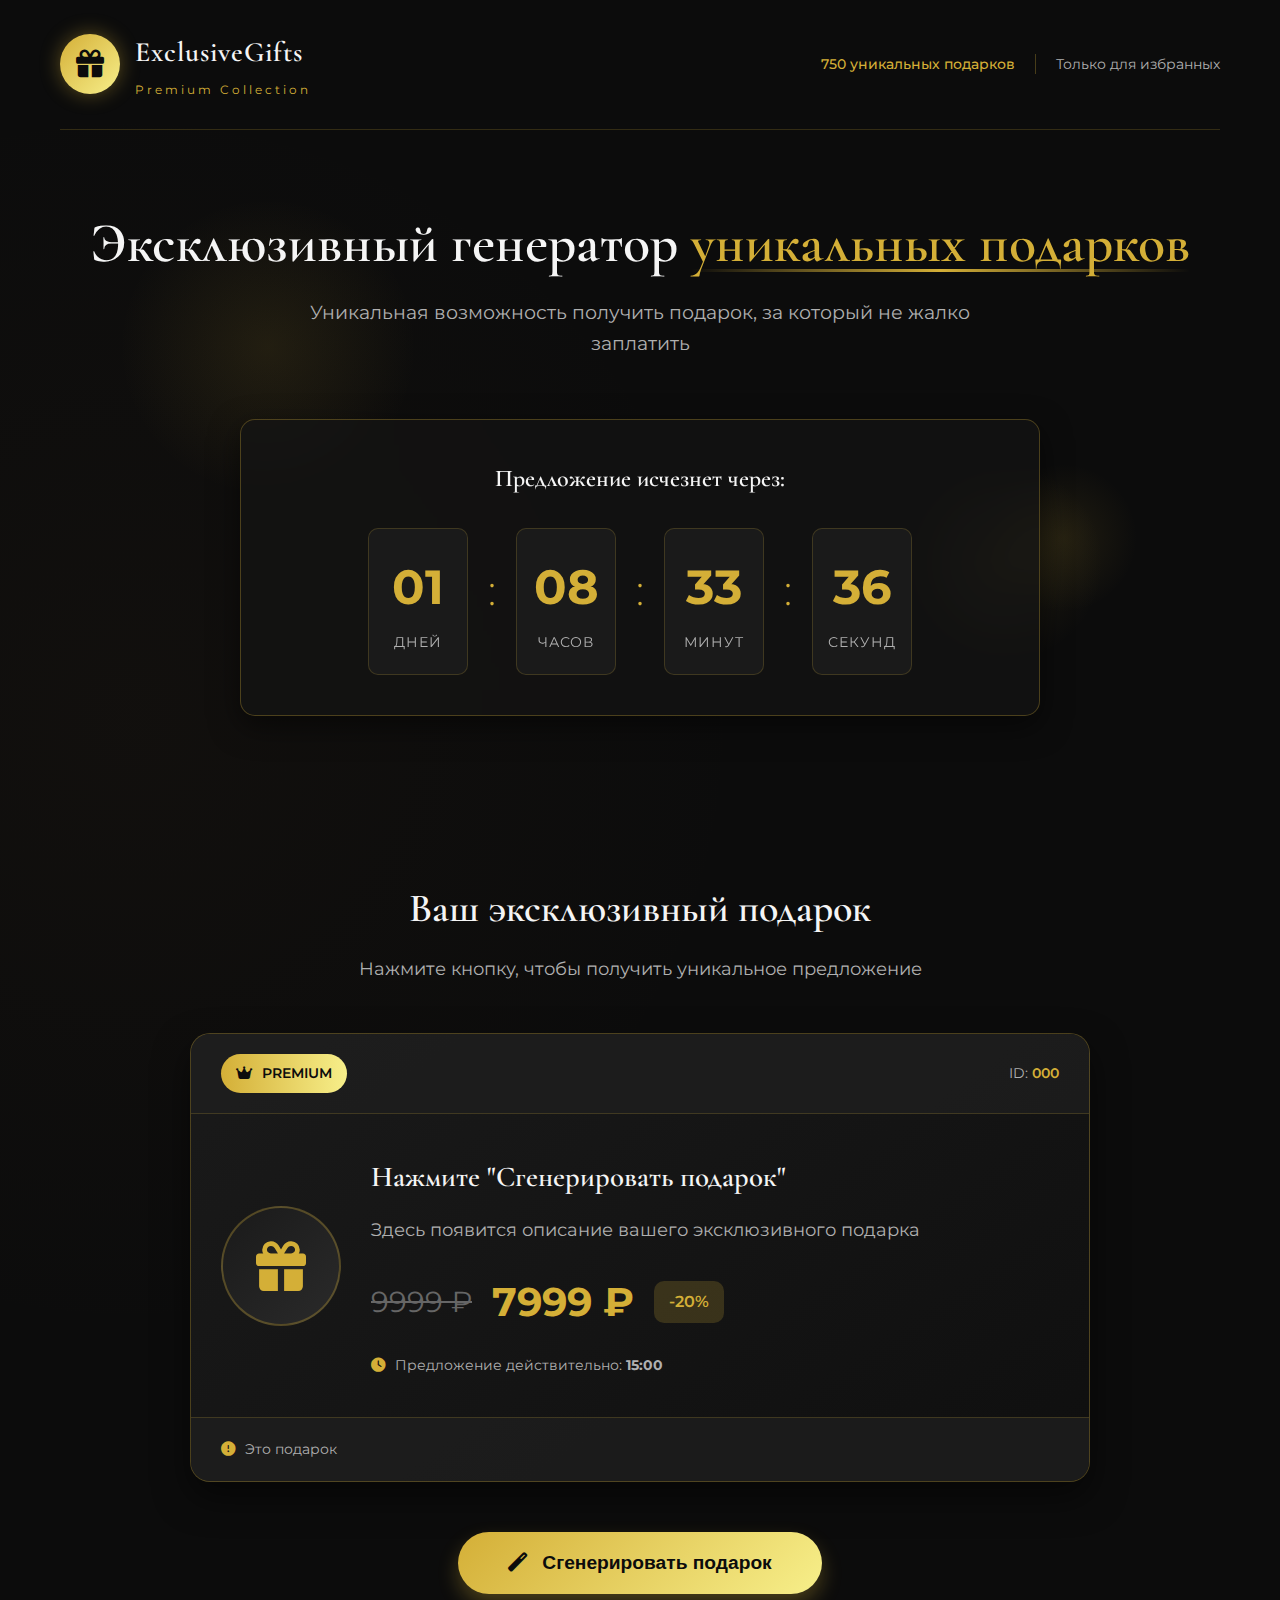
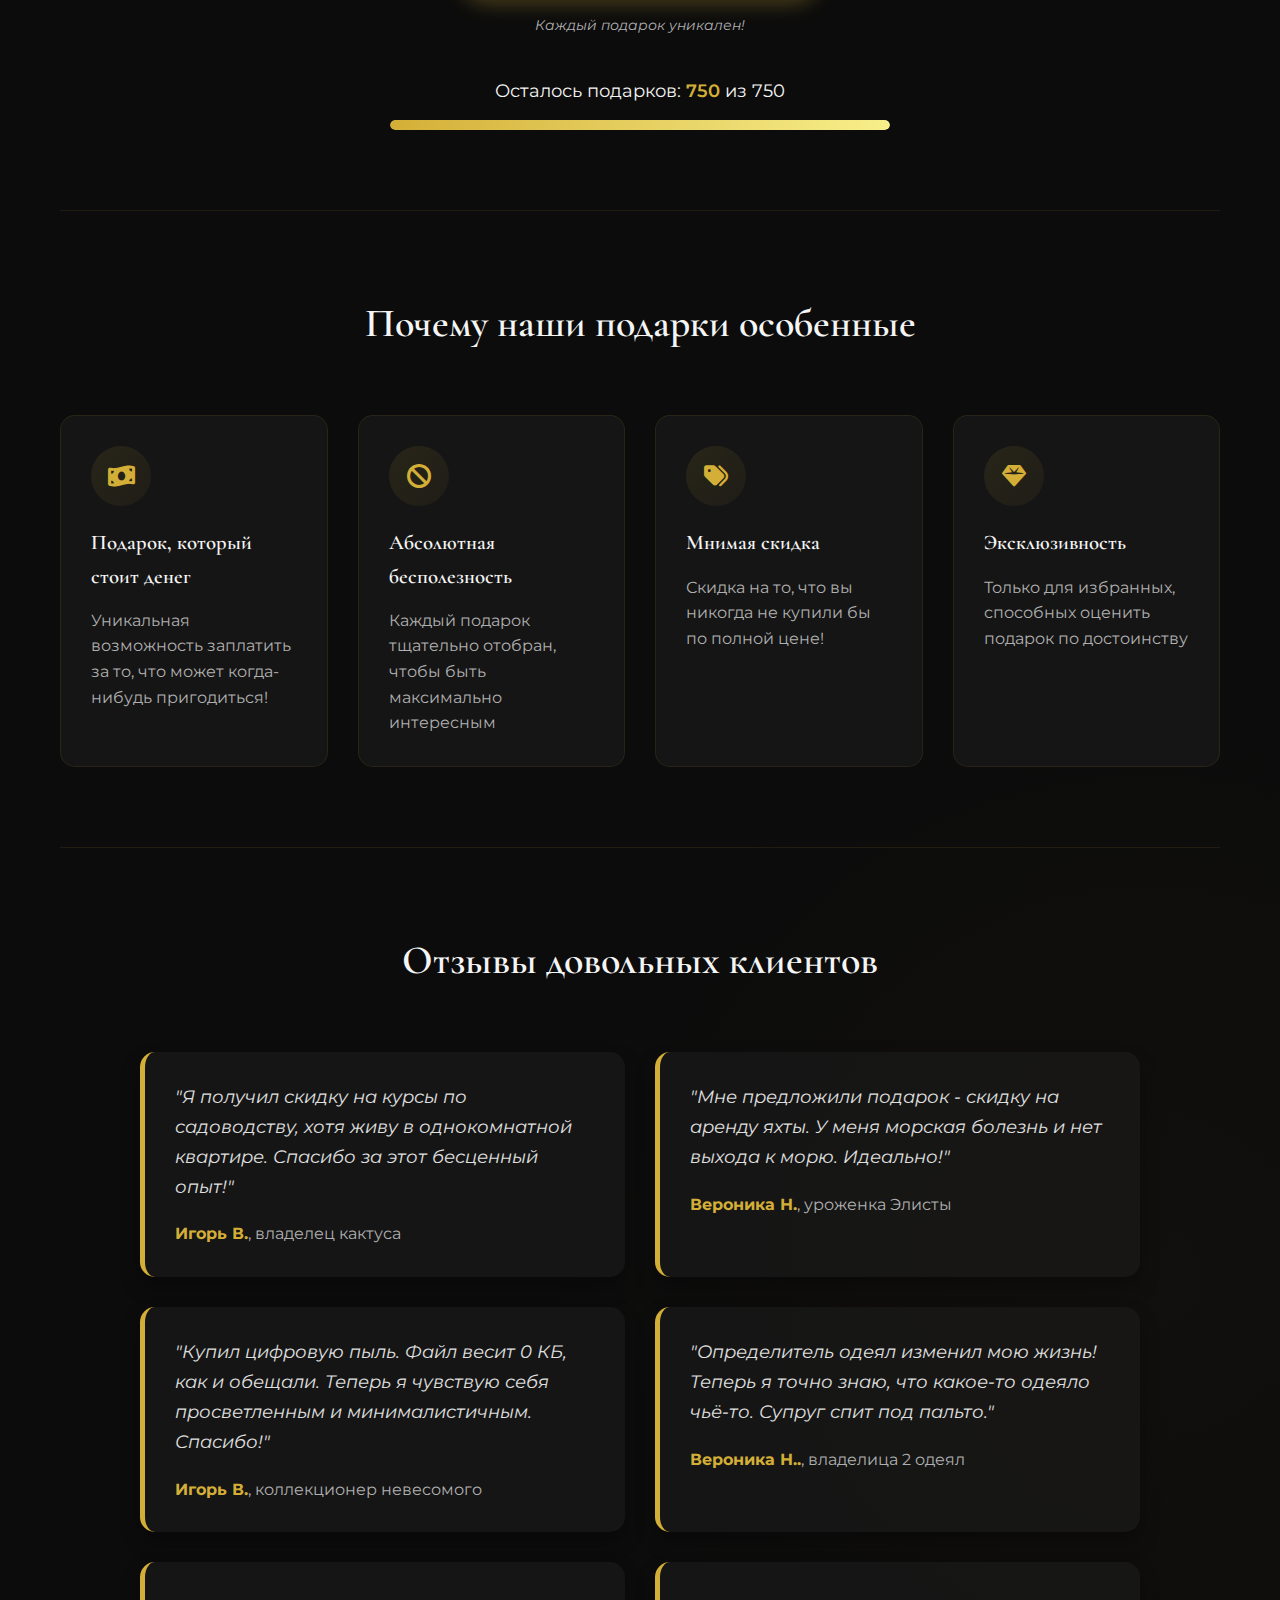
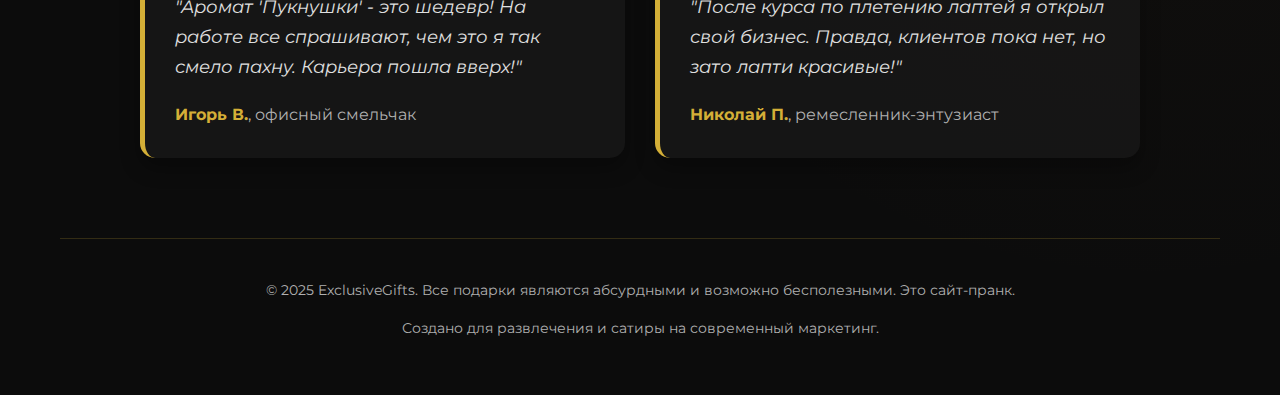
<file: index.html>
<!DOCTYPE html>
<html lang="ru">
<head>
    <meta charset="UTF-8">
    <meta name="viewport" content="width=device-width, initial-scale=1.0">
    <title>Эксклюзивный генератор уникальных подарков | Limited Edition</title>
    <link rel="stylesheet" href="style.css">
    <link rel="preconnect" href="https://fonts.googleapis.com">
    <link rel="preconnect" href="https://fonts.gstatic.com" crossorigin>
    <link href="https://fonts.googleapis.com/css2?family=Cormorant+Garamond:wght@400;500;600;700&family=Montserrat:wght@300;400;500&display=swap" rel="stylesheet">
    <link rel="stylesheet" href="https://cdnjs.cloudflare.com/ajax/libs/font-awesome/6.4.0/css/all.min.css">
</head>
<body>
    <div class="container">
        <header class="main-header">
            <div class="logo">
                <div class="logo-icon">
                    <i class="fas fa-gift"></i>
                </div>
                <div class="logo-text">
                    <h1>ExclusiveGifts</h1>
                    <p>Premium Collection</p>
                </div>
            </div>
            <div class="header-tagline">
                <p>750 уникальных подарков</p>
                <div class="divider"></div>
                <p>Только для избранных</p>
            </div>
        </header>

        <main>
            <section class="hero">
                <div class="hero-content">
                    <h2>Эксклюзивный генератор <span class="highlight">уникальных подарков</span></h2>
                    <p class="hero-subtitle">Уникальная возможность получить подарок, за который не жалко заплатить</p>
                    <div class="countdown-container">
                        <h3>Предложение исчезнет через:</h3>
                        <div class="countdown">
                            <div class="countdown-item">
                                <span id="days">00</span>
                                <p>Дней</p>
                            </div>
                            <div class="countdown-separator">:</div>
                            <div class="countdown-item">
                                <span id="hours">00</span>
                                <p>Часов</p>
                            </div>
                            <div class="countdown-separator">:</div>
                            <div class="countdown-item">
                                <span id="minutes">00</span>
                                <p>Минут</p>
                            </div>
                            <div class="countdown-separator">:</div>
                            <div class="countdown-item">
                                <span id="seconds">00</span>
                                <p>Секунд</p>
                            </div>
                        </div>
                    </div>
                </div>
                <div class="hero-decoration">
                    <div class="decoration-circle"></div>
                    <div class="decoration-circle"></div>
                    <div class="decoration-circle"></div>
                </div>
            </section>

            <section class="gift-generator">
                <div class="generator-header">
                    <h3>Ваш эксклюзивный подарок</h3>
                    <p>Нажмите кнопку, чтобы получить уникальное предложение</p>
                </div>
                
                <div class="gift-card">
                    <div class="gift-card-header">
                        <div class="gift-badge">
                            <i class="fas fa-crown"></i>
                            <span>PREMIUM</span>
                        </div>
                        <div class="gift-id">ID: <span id="gift-id">000</span></div>
                    </div>
                    
                    <div class="gift-content">
                        <div class="gift-icon">
                            <i class="fas fa-gift" id="gift-main-icon"></i>
                        </div>
                        <div class="gift-details">
                            <h4 id="gift-title">Нажмите "Сгенерировать подарок"</h4>
                            <p id="gift-description">Здесь появится описание вашего эксклюзивного подарка</p>
                            <div class="gift-price">
                                <div class="original-price" id="original-price">9999 ₽</div>
                                <div class="discount-price" id="discount-price">7999 ₽</div>
                                <div class="discount-percent" id="discount-percent">-20%</div>
                            </div>
                            <div class="gift-timer">
                                <i class="fas fa-clock"></i>
                                <span>Предложение действительно: <strong id="gift-timer">15:00</strong></span>
                            </div>
                        </div>
                    </div>
                    
                    <div class="gift-footer">
                        <div class="gift-condition">
                            <i class="fas fa-exclamation-circle"></i>
                            <span>Это подарок</span>
                        </div>
                    </div>
                </div>
                
                <div class="generator-controls">
                    <button id="generate-btn" class="generate-btn">
                        <i class="fas fa-magic"></i>
                        <span>Сгенерировать подарок</span>
                    </button>
                    <p class="hint">Каждый подарок уникален!</p>
                </div>
                
                <div class="counter">
                    <p>Осталось подарков: <span id="gifts-left">750</span> из 750</p>
                    <div class="progress-bar">
                        <div class="progress-fill" id="progress-fill"></div>
                    </div>
                </div>
            </section>

            <section class="features">
                <h3>Почему наши подарки особенные</h3>
                <div class="features-grid">
                    <div class="feature">
                        <div class="feature-icon">
                            <i class="fas fa-money-bill-wave"></i>
                        </div>
                        <h4>Подарок, который стоит денег</h4>
                        <p>Уникальная возможность заплатить за то, что может когда-нибудь пригодиться!</p>
                    </div>
                    <div class="feature">
                        <div class="feature-icon">
                            <i class="fas fa-ban"></i>
                        </div>
                        <h4>Абсолютная бесполезность</h4>
                        <p>Каждый подарок тщательно отобран, чтобы быть максимально интересным</p>
                    </div>
                    <div class="feature">
                        <div class="feature-icon">
                            <i class="fas fa-tags"></i>
                        </div>
                        <h4>Мнимая скидка</h4>
                        <p>Скидка на то, что вы никогда не купили бы по полной цене!</p>
                    </div>
                    <div class="feature">
                        <div class="feature-icon">
                            <i class="fas fa-gem"></i>
                        </div>
                        <h4>Эксклюзивность</h4>
                        <p>Только для избранных, способных оценить подарок по достоинству </p>
                    </div>
                </div>
            </section>
            
           <section class="testimonials">
    <h3>Отзывы довольных клиентов</h3>
    <div class="testimonials-container">
        <div class="testimonial">
            <div class="testimonial-text">
                <p>"Я получил скидку на курсы по садоводству, хотя живу в однокомнатной квартире. Спасибо за этот бесценный опыт!"</p>
            </div>
            <div class="testimonial-author">
                <p><strong>Игорь В.</strong>, владелец кактуса</p>
            </div>
        </div>
        <div class="testimonial">
            <div class="testimonial-text">
                <p>"Мне предложили подарок - скидку на аренду яхты. У меня морская болезнь и нет выхода к морю. Идеально!"</p>
            </div>
            <div class="testimonial-author">
                <p><strong>Вероника Н.</strong>, уроженка Элисты</p>
            </div>
        </div>
        <div class="testimonial">
            <div class="testimonial-text">
                <p>"Купил цифровую пыль. Файл весит 0 КБ, как и обещали. Теперь я чувствую себя просветленным и минималистичным. Спасибо!"</p>
            </div>
            <div class="testimonial-author">
                <p><strong>Игорь В.</strong>, коллекционер невесомого</p>
            </div>
        </div>
        <div class="testimonial">
            <div class="testimonial-text">
                <p>"Определитель одеял изменил мою жизнь! Теперь я точно знаю, что какое-то одеяло чьё-то. Супруг спит под пальто."</p>
            </div>
            <div class="testimonial-author">
                <p><strong>Вероника Н..</strong>, владелица 2 одеял</p>
            </div>
        </div>
        <div class="testimonial">
            <div class="testimonial-text">
                <p>"Аромат 'Пукнушки' - это шедевр! На работе все спрашивают, чем это я так смело пахну. Карьера пошла вверх!"</p>
            </div>
            <div class="testimonial-author">
                <p><strong>Игорь В.</strong>, офисный смельчак</p>
            </div>
        </div>
        <div class="testimonial">
            <div class="testimonial-text">
                <p>"После курса по плетению лаптей я открыл свой бизнес. Правда, клиентов пока нет, но зато лапти красивые!"</p>
            </div>
            <div class="testimonial-author">
                <p><strong>Николай П.</strong>, ремесленник-энтузиаст</p>
            </div>
        </div>
    </div>
</section>
        </main>
        
        <footer>
            <div class="footer-content">
                <p>© 2025 ExclusiveGifts. Все подарки являются абсурдными и возможно бесполезными. Это сайт-пранк.</p>
                <p>Создано для развлечения и сатиры на современный маркетинг.</p>
            </div>
        </footer>
    </div>

    <script src="script.js"></script>
</body>
</html>
</file>
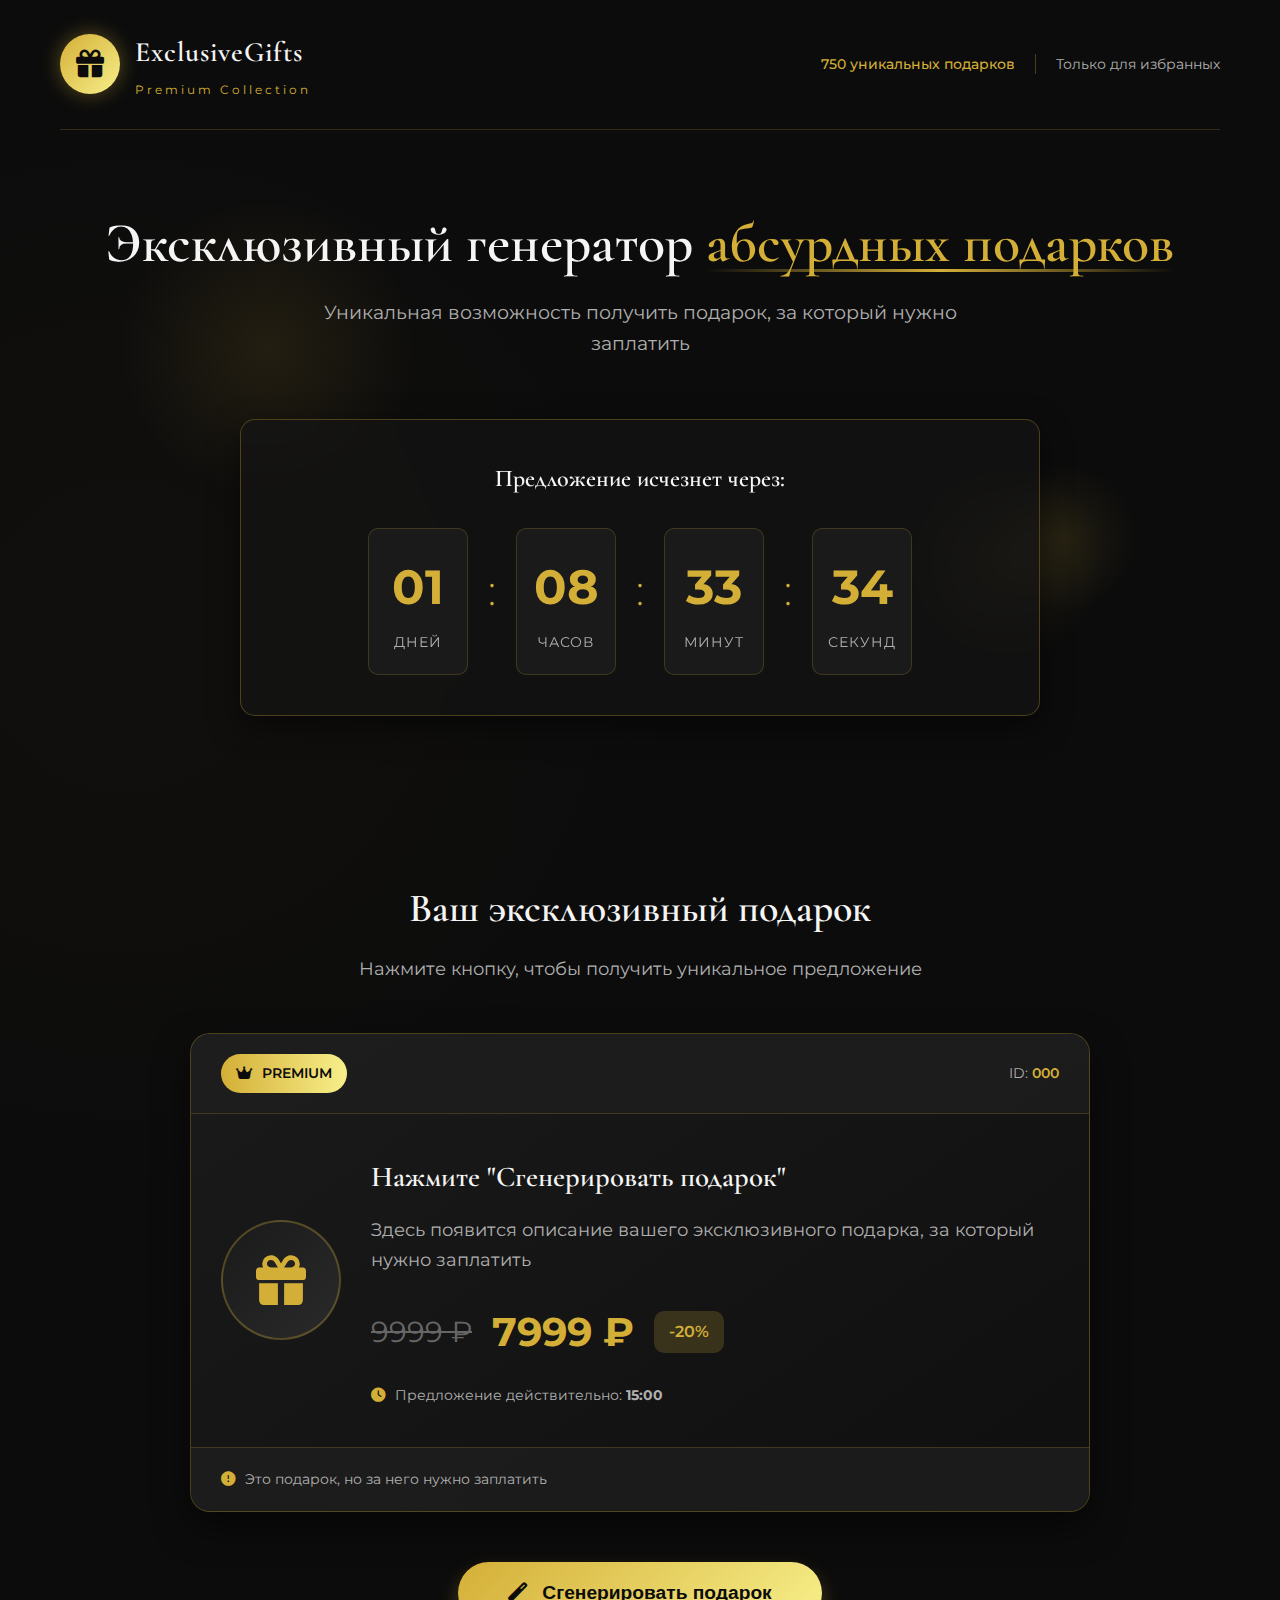
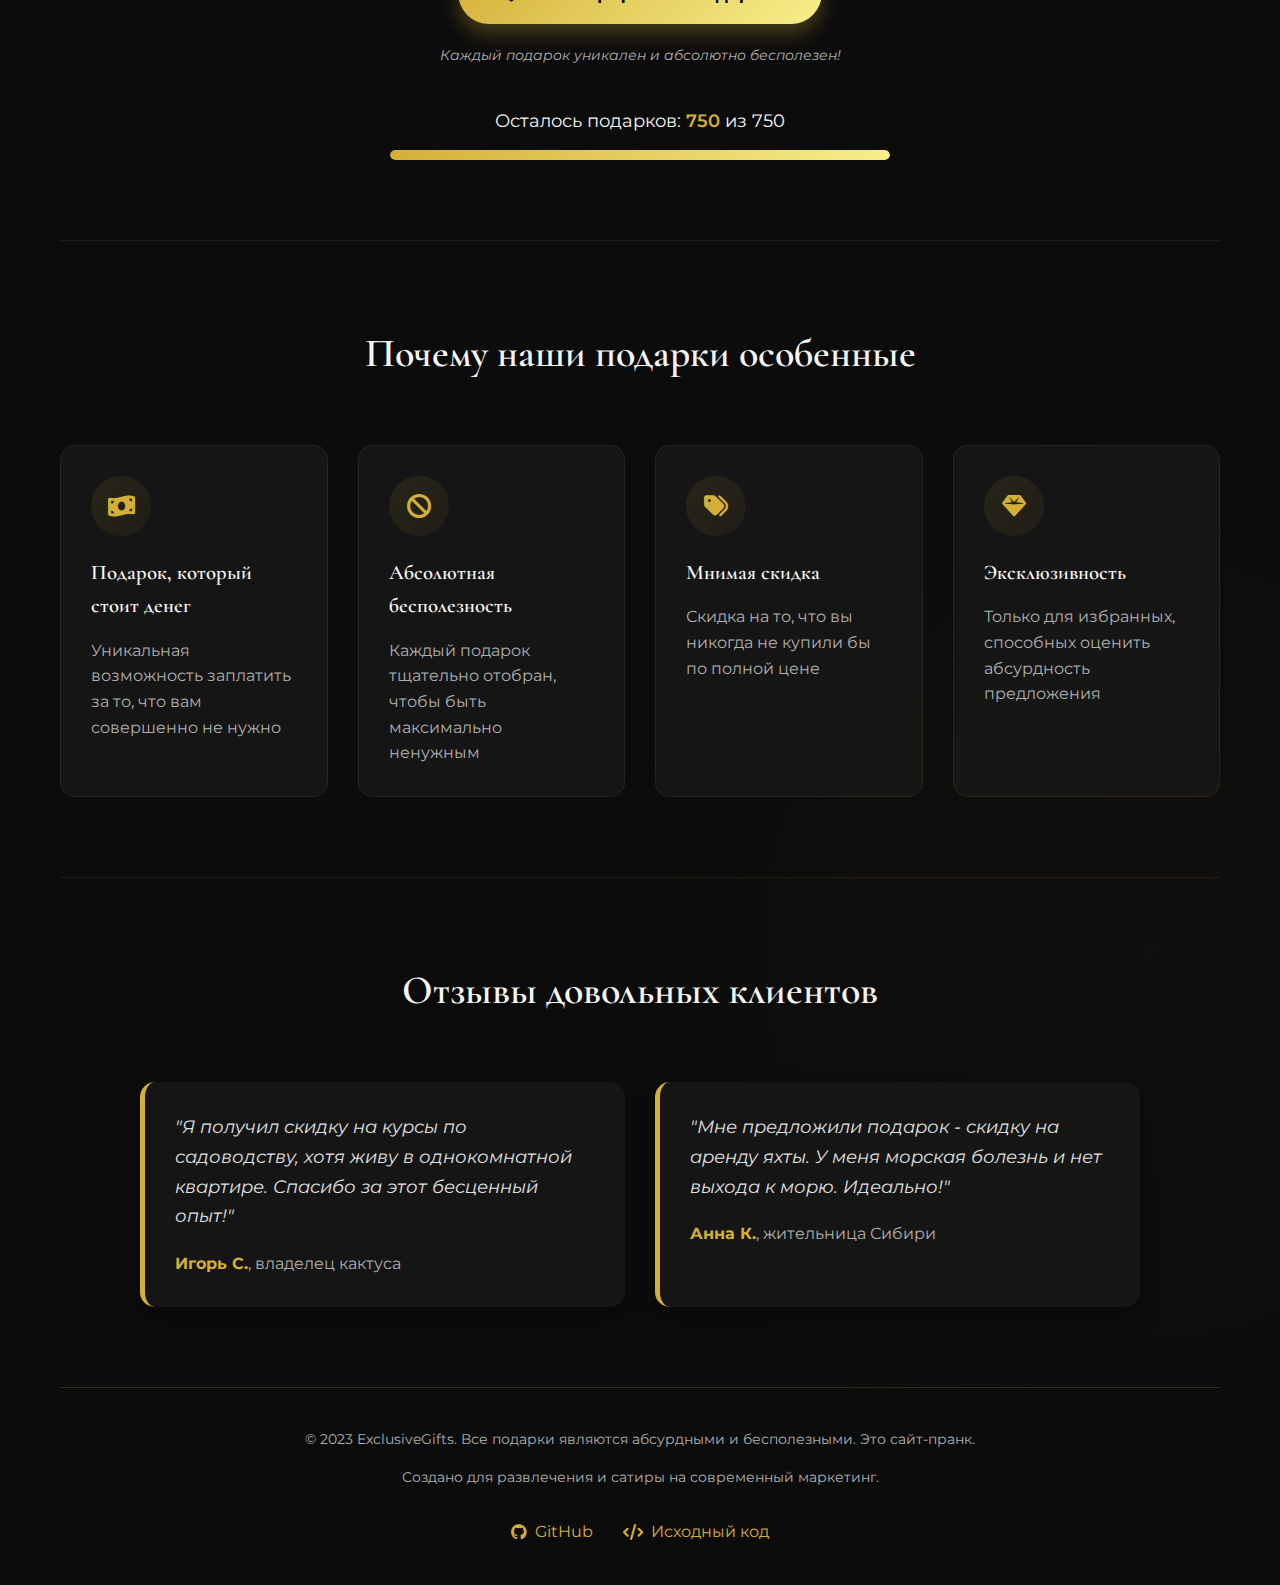
<file: html.html>
<!DOCTYPE html>
<html lang="ru">
<head>
    <meta charset="UTF-8">
    <meta name="viewport" content="width=device-width, initial-scale=1.0">
    <title>Эксклюзивный генератор абсурдных подарков | Limited Edition</title>
    <link rel="stylesheet" href="style.css">
    <link rel="preconnect" href="https://fonts.googleapis.com">
    <link rel="preconnect" href="https://fonts.gstatic.com" crossorigin>
    <link href="https://fonts.googleapis.com/css2?family=Cormorant+Garamond:wght@400;500;600;700&family=Montserrat:wght@300;400;500&display=swap" rel="stylesheet">
    <link rel="stylesheet" href="https://cdnjs.cloudflare.com/ajax/libs/font-awesome/6.4.0/css/all.min.css">
</head>
<body>
    <div class="container">
        <header class="main-header">
            <div class="logo">
                <div class="logo-icon">
                    <i class="fas fa-gift"></i>
                </div>
                <div class="logo-text">
                    <h1>ExclusiveGifts</h1>
                    <p>Premium Collection</p>
                </div>
            </div>
            <div class="header-tagline">
                <p>750 уникальных подарков</p>
                <div class="divider"></div>
                <p>Только для избранных</p>
            </div>
        </header>

        <main>
            <section class="hero">
                <div class="hero-content">
                    <h2>Эксклюзивный генератор <span class="highlight">абсурдных подарков</span></h2>
                    <p class="hero-subtitle">Уникальная возможность получить подарок, за который нужно заплатить</p>
                    <div class="countdown-container">
                        <h3>Предложение исчезнет через:</h3>
                        <div class="countdown">
                            <div class="countdown-item">
                                <span id="days">00</span>
                                <p>Дней</p>
                            </div>
                            <div class="countdown-separator">:</div>
                            <div class="countdown-item">
                                <span id="hours">00</span>
                                <p>Часов</p>
                            </div>
                            <div class="countdown-separator">:</div>
                            <div class="countdown-item">
                                <span id="minutes">00</span>
                                <p>Минут</p>
                            </div>
                            <div class="countdown-separator">:</div>
                            <div class="countdown-item">
                                <span id="seconds">00</span>
                                <p>Секунд</p>
                            </div>
                        </div>
                    </div>
                </div>
                <div class="hero-decoration">
                    <div class="decoration-circle"></div>
                    <div class="decoration-circle"></div>
                    <div class="decoration-circle"></div>
                </div>
            </section>

            <section class="gift-generator">
                <div class="generator-header">
                    <h3>Ваш эксклюзивный подарок</h3>
                    <p>Нажмите кнопку, чтобы получить уникальное предложение</p>
                </div>
                
                <div class="gift-card">
                    <div class="gift-card-header">
                        <div class="gift-badge">
                            <i class="fas fa-crown"></i>
                            <span>PREMIUM</span>
                        </div>
                        <div class="gift-id">ID: <span id="gift-id">000</span></div>
                    </div>
                    
                    <div class="gift-content">
                        <div class="gift-icon">
                            <i class="fas fa-gift" id="gift-main-icon"></i>
                        </div>
                        <div class="gift-details">
                            <h4 id="gift-title">Нажмите "Сгенерировать подарок"</h4>
                            <p id="gift-description">Здесь появится описание вашего эксклюзивного подарка, за который нужно заплатить</p>
                            <div class="gift-price">
                                <div class="original-price" id="original-price">9999 ₽</div>
                                <div class="discount-price" id="discount-price">7999 ₽</div>
                                <div class="discount-percent" id="discount-percent">-20%</div>
                            </div>
                            <div class="gift-timer">
                                <i class="fas fa-clock"></i>
                                <span>Предложение действительно: <strong id="gift-timer">15:00</strong></span>
                            </div>
                        </div>
                    </div>
                    
                    <div class="gift-footer">
                        <div class="gift-condition">
                            <i class="fas fa-exclamation-circle"></i>
                            <span>Это подарок, но за него нужно заплатить</span>
                        </div>
                    </div>
                </div>
                
                <div class="generator-controls">
                    <button id="generate-btn" class="generate-btn">
                        <i class="fas fa-magic"></i>
                        <span>Сгенерировать подарок</span>
                    </button>
                    <p class="hint">Каждый подарок уникален и абсолютно бесполезен!</p>
                </div>
                
                <div class="counter">
                    <p>Осталось подарков: <span id="gifts-left">750</span> из 750</p>
                    <div class="progress-bar">
                        <div class="progress-fill" id="progress-fill"></div>
                    </div>
                </div>
            </section>

            <section class="features">
                <h3>Почему наши подарки особенные</h3>
                <div class="features-grid">
                    <div class="feature">
                        <div class="feature-icon">
                            <i class="fas fa-money-bill-wave"></i>
                        </div>
                        <h4>Подарок, который стоит денег</h4>
                        <p>Уникальная возможность заплатить за то, что вам совершенно не нужно</p>
                    </div>
                    <div class="feature">
                        <div class="feature-icon">
                            <i class="fas fa-ban"></i>
                        </div>
                        <h4>Абсолютная бесполезность</h4>
                        <p>Каждый подарок тщательно отобран, чтобы быть максимально ненужным</p>
                    </div>
                    <div class="feature">
                        <div class="feature-icon">
                            <i class="fas fa-tags"></i>
                        </div>
                        <h4>Мнимая скидка</h4>
                        <p>Скидка на то, что вы никогда не купили бы по полной цене</p>
                    </div>
                    <div class="feature">
                        <div class="feature-icon">
                            <i class="fas fa-gem"></i>
                        </div>
                        <h4>Эксклюзивность</h4>
                        <p>Только для избранных, способных оценить абсурдность предложения</p>
                    </div>
                </div>
            </section>
            
            <section class="testimonials">
                <h3>Отзывы довольных клиентов</h3>
                <div class="testimonials-container">
                    <div class="testimonial">
                        <div class="testimonial-text">
                            <p>"Я получил скидку на курсы по садоводству, хотя живу в однокомнатной квартире. Спасибо за этот бесценный опыт!"</p>
                        </div>
                        <div class="testimonial-author">
                            <p><strong>Игорь С.</strong>, владелец кактуса</p>
                        </div>
                    </div>
                    <div class="testimonial">
                        <div class="testimonial-text">
                            <p>"Мне предложили подарок - скидку на аренду яхты. У меня морская болезнь и нет выхода к морю. Идеально!"</p>
                        </div>
                        <div class="testimonial-author">
                            <p><strong>Анна К.</strong>, жительница Сибири</p>
                        </div>
                    </div>
                </div>
            </section>
        </main>
        
        <footer>
            <div class="footer-content">
                <p>© 2023 ExclusiveGifts. Все подарки являются абсурдными и бесполезными. Это сайт-пранк.</p>
                <p>Создано для развлечения и сатиры на современный маркетинг.</p>
                <div class="footer-links">
                    <a href="#"><i class="fab fa-github"></i> GitHub</a>
                    <a href="#"><i class="fas fa-code"></i> Исходный код</a>
                </div>
            </div>
        </footer>
    </div>

    <script src="script.js"></script>
</body>
</html>
</file>
<file: style.css>
/* Reset и базовые стили */
* {
    margin: 0;
    padding: 0;
    box-sizing: border-box;
}

body {
    font-family: 'Montserrat', sans-serif;
    background-color: #0c0c0c;
    color: #e0e0e0;
    line-height: 1.6;
    overflow-x: hidden;
    background-image: 
        radial-gradient(circle at 10% 20%, rgba(120, 80, 40, 0.05) 0%, transparent 20%),
        radial-gradient(circle at 90% 80%, rgba(120, 80, 40, 0.05) 0%, transparent 20%);
}

.container {
    max-width: 1200px;
    margin: 0 auto;
    padding: 0 20px;
}

/* Шрифты для заголовков */
h1, h2, h3, h4 {
    font-family: 'Cormorant Garamond', serif;
    font-weight: 600;
}

/* Хедер */
.main-header {
    display: flex;
    justify-content: space-between;
    align-items: center;
    padding: 30px 0;
    border-bottom: 1px solid rgba(212, 175, 55, 0.2);
}

.logo {
    display: flex;
    align-items: center;
    gap: 15px;
}

.logo-icon {
    background: linear-gradient(135deg, #d4af37 0%, #f7ef8a 100%);
    width: 60px;
    height: 60px;
    border-radius: 50%;
    display: flex;
    align-items: center;
    justify-content: center;
    font-size: 28px;
    color: #0c0c0c;
    box-shadow: 0 0 20px rgba(212, 175, 55, 0.4);
}

.logo-text h1 {
    font-size: 28px;
    letter-spacing: 1px;
    color: #f5f5f5;
    margin-bottom: 5px;
}

.logo-text p {
    font-size: 12px;
    letter-spacing: 3px;
    color: #d4af37;
}

.header-tagline {
    display: flex;
    align-items: center;
    gap: 20px;
    font-size: 14px;
    color: #b0b0b0;
}

.header-tagline p:first-child {
    color: #d4af37;
    font-weight: 500;
}

.divider {
    width: 1px;
    height: 20px;
    background-color: rgba(212, 175, 55, 0.3);
}

/* Герой секция */
.hero {
    position: relative;
    padding: 80px 0;
    text-align: center;
    overflow: hidden;
}

.hero-content h2 {
    font-size: 3.5rem;
    margin-bottom: 20px;
    color: #f5f5f5;
    line-height: 1.2;
}

.highlight {
    color: #d4af37;
    position: relative;
    display: inline-block;
}

.highlight::after {
    content: '';
    position: absolute;
    bottom: 5px;
    left: 0;
    width: 100%;
    height: 3px;
    background: linear-gradient(90deg, transparent, #d4af37, transparent);
}

.hero-subtitle {
    font-size: 1.2rem;
    color: #b0b0b0;
    max-width: 700px;
    margin: 0 auto 60px;
}

.countdown-container {
    background: rgba(20, 20, 20, 0.7);
    backdrop-filter: blur(10px);
    border: 1px solid rgba(212, 175, 55, 0.3);
    border-radius: 15px;
    padding: 40px;
    max-width: 800px;
    margin: 0 auto;
    box-shadow: 0 10px 30px rgba(0, 0, 0, 0.5);
}

.countdown-container h3 {
    font-size: 1.5rem;
    margin-bottom: 30px;
    color: #f5f5f5;
}

.countdown {
    display: flex;
    justify-content: center;
    align-items: center;
    gap: 20px;
}

.countdown-item {
    background: rgba(30, 30, 30, 0.8);
    border-radius: 10px;
    padding: 20px 10px;
    min-width: 100px;
    text-align: center;
    border: 1px solid rgba(212, 175, 55, 0.2);
}

.countdown-item span {
    font-family: 'Montserrat', sans-serif;
    font-size: 3rem;
    font-weight: 700;
    color: #d4af37;
    display: block;
    margin-bottom: 5px;
}

.countdown-item p {
    font-size: 0.9rem;
    color: #b0b0b0;
    text-transform: uppercase;
    letter-spacing: 1px;
}

.countdown-separator {
    font-size: 2.5rem;
    color: #d4af37;
    font-weight: 300;
    margin-bottom: 20px;
}

.hero-decoration {
    position: absolute;
    width: 100%;
    height: 100%;
    top: 0;
    left: 0;
    z-index: -1;
    pointer-events: none;
}

.decoration-circle {
    position: absolute;
    border-radius: 50%;
    background: radial-gradient(circle, rgba(212, 175, 55, 0.1) 0%, transparent 70%);
}

.decoration-circle:nth-child(1) {
    width: 300px;
    height: 300px;
    top: 10%;
    left: 5%;
}

.decoration-circle:nth-child(2) {
    width: 200px;
    height: 200px;
    bottom: 20%;
    right: 10%;
}

.decoration-circle:nth-child(3) {
    width: 150px;
    height: 150px;
    top: 50%;
    left: 80%;
}

/* Генератор подарков */
.gift-generator {
    padding: 80px 0;
}

.generator-header {
    text-align: center;
    margin-bottom: 50px;
}

.generator-header h3 {
    font-size: 2.5rem;
    margin-bottom: 15px;
    color: #f5f5f5;
}

.generator-header p {
    color: #b0b0b0;
    font-size: 1.1rem;
}

.gift-card {
    background: linear-gradient(145deg, #1a1a1a, #0f0f0f);
    border-radius: 20px;
    overflow: hidden;
    max-width: 900px;
    margin: 0 auto 50px;
    border: 1px solid rgba(212, 175, 55, 0.3);
    box-shadow: 0 15px 35px rgba(0, 0, 0, 0.5);
    transition: transform 0.3s ease, box-shadow 0.3s ease;
}

.gift-card:hover {
    transform: translateY(-5px);
    box-shadow: 0 20px 40px rgba(0, 0, 0, 0.6);
}

.gift-card-header {
    display: flex;
    justify-content: space-between;
    align-items: center;
    padding: 20px 30px;
    background: rgba(30, 30, 30, 0.8);
    border-bottom: 1px solid rgba(212, 175, 55, 0.2);
}

.gift-badge {
    display: flex;
    align-items: center;
    gap: 10px;
    background: linear-gradient(90deg, #d4af37, #f7ef8a);
    padding: 8px 15px;
    border-radius: 20px;
    color: #0c0c0c;
    font-weight: 600;
    font-size: 0.9rem;
}

.gift-id {
    font-size: 0.9rem;
    color: #b0b0b0;
}

.gift-id span {
    color: #d4af37;
    font-weight: 600;
}

.gift-content {
    display: flex;
    padding: 40px 30px;
    gap: 30px;
    align-items: center;
}

.gift-icon {
    flex-shrink: 0;
    width: 120px;
    height: 120px;
    background: linear-gradient(135deg, #1a1a1a, #2a2a2a);
    border-radius: 50%;
    display: flex;
    align-items: center;
    justify-content: center;
    border: 2px solid rgba(212, 175, 55, 0.3);
}

.gift-icon i {
    font-size: 50px;
    color: #d4af37;
}

.gift-details {
    flex-grow: 1;
}

.gift-details h4 {
    font-size: 1.8rem;
    margin-bottom: 15px;
    color: #f5f5f5;
}

.gift-details p {
    color: #b0b0b0;
    margin-bottom: 25px;
    font-size: 1.1rem;
    line-height: 1.7;
}

.gift-price {
    display: flex;
    align-items: center;
    gap: 20px;
    margin-bottom: 20px;
}

.original-price {
    font-size: 1.8rem;
    color: #666;
    text-decoration: line-through;
}

.discount-price {
    font-size: 2.5rem;
    font-weight: 700;
    color: #d4af37;
}

.discount-percent {
    background-color: rgba(212, 175, 55, 0.2);
    color: #d4af37;
    padding: 8px 15px;
    border-radius: 10px;
    font-weight: 600;
}

.gift-timer {
    display: flex;
    align-items: center;
    gap: 10px;
    color: #b0b0b0;
    font-size: 0.9rem;
}

.gift-timer i {
    color: #d4af37;
}

.gift-footer {
    padding: 20px 30px;
    background: rgba(30, 30, 30, 0.8);
    border-top: 1px solid rgba(212, 175, 55, 0.2);
}

.gift-condition {
    display: flex;
    align-items: center;
    gap: 10px;
    color: #b0b0b0;
    font-size: 0.9rem;
}

.gift-condition i {
    color: #d4af37;
}

/* Кнопка генерации */
.generator-controls {
    text-align: center;
    margin-bottom: 40px;
}

.generate-btn {
    background: linear-gradient(135deg, #d4af37 0%, #f7ef8a 100%);
    color: #0c0c0c;
    border: none;
    padding: 20px 50px;
    font-size: 1.2rem;
    font-weight: 600;
    border-radius: 50px;
    cursor: pointer;
    display: inline-flex;
    align-items: center;
    gap: 15px;
    transition: all 0.3s ease;
    box-shadow: 0 10px 20px rgba(212, 175, 55, 0.3);
    margin-bottom: 20px;
}

.generate-btn:hover {
    transform: translateY(-5px);
    box-shadow: 0 15px 30px rgba(212, 175, 55, 0.4);
}

.generate-btn:active {
    transform: translateY(0);
}

.hint {
    color: #b0b0b0;
    font-style: italic;
    font-size: 0.9rem;
}

/* Прогресс бар */
.counter {
    max-width: 500px;
    margin: 0 auto;
    text-align: center;
}

.counter p {
    margin-bottom: 15px;
    font-size: 1.1rem;
    color: #f5f5f5;
}

.counter span {
    color: #d4af37;
    font-weight: 600;
}

.progress-bar {
    height: 10px;
    background-color: rgba(255, 255, 255, 0.1);
    border-radius: 5px;
    overflow: hidden;
}

.progress-fill {
    height: 100%;
    background: linear-gradient(90deg, #d4af37, #f7ef8a);
    width: 100%;
    border-radius: 5px;
    transition: width 0.5s ease;
}

/* Особенности */
.features {
    padding: 80px 0;
    border-top: 1px solid rgba(212, 175, 55, 0.1);
    border-bottom: 1px solid rgba(212, 175, 55, 0.1);
}

.features h3 {
    text-align: center;
    font-size: 2.5rem;
    margin-bottom: 60px;
    color: #f5f5f5;
}

.features-grid {
    display: grid;
    grid-template-columns: repeat(auto-fit, minmax(250px, 1fr));
    gap: 30px;
}

.feature {
    background: rgba(30, 30, 30, 0.5);
    padding: 30px;
    border-radius: 15px;
    border: 1px solid rgba(212, 175, 55, 0.1);
    transition: transform 0.3s ease, border-color 0.3s ease;
}

.feature:hover {
    transform: translateY(-10px);
    border-color: rgba(212, 175, 55, 0.3);
}

.feature-icon {
    width: 60px;
    height: 60px;
    background: linear-gradient(135deg, rgba(212, 175, 55, 0.1), rgba(212, 175, 55, 0.05));
    border-radius: 50%;
    display: flex;
    align-items: center;
    justify-content: center;
    margin-bottom: 20px;
}

.feature-icon i {
    font-size: 24px;
    color: #d4af37;
}

.feature h4 {
    font-size: 1.3rem;
    margin-bottom: 15px;
    color: #f5f5f5;
}

.feature p {
    color: #b0b0b0;
    line-height: 1.6;
}

/* Отзывы */
.testimonials {
    padding: 80px 0;
}

.testimonials h3 {
    text-align: center;
    font-size: 2.5rem;
    margin-bottom: 60px;
    color: #f5f5f5;
}

.testimonials-container {
    display: grid;
    grid-template-columns: repeat(auto-fit, minmax(300px, 1fr));
    gap: 30px;
    max-width: 1000px;
    margin: 0 auto;
}

.testimonial {
    background: rgba(30, 30, 30, 0.5);
    padding: 30px;
    border-radius: 15px;
    border-left: 5px solid #d4af37;
    box-shadow: 0 10px 20px rgba(0, 0, 0, 0.3);
}

.testimonial-text {
    margin-bottom: 20px;
}

.testimonial-text p {
    font-style: italic;
    color: #e0e0e0;
    line-height: 1.7;
    font-size: 1.1rem;
}

.testimonial-author p {
    color: #b0b0b0;
}

.testimonial-author strong {
    color: #d4af37;
}

/* Футер */
footer {
    padding: 40px 0;
    border-top: 1px solid rgba(212, 175, 55, 0.2);
}

.footer-content {
    text-align: center;
}

.footer-content p {
    color: #b0b0b0;
    margin-bottom: 15px;
    font-size: 0.9rem;
}

.footer-links {
    display: flex;
    justify-content: center;
    gap: 30px;
    margin-top: 30px;
}

.footer-links a {
    color: #d4af37;
    text-decoration: none;
    display: flex;
    align-items: center;
    gap: 8px;
    transition: color 0.3s ease;
}

.footer-links a:hover {
    color: #f7ef8a;
}

/* Адаптивность */
@media (max-width: 992px) {
    .hero-content h2 {
        font-size: 2.8rem;
    }
    
    .countdown-item {
        min-width: 80px;
    }
    
    .countdown-item span {
        font-size: 2.5rem;
    }
}

@media (max-width: 768px) {
    .main-header {
        flex-direction: column;
        gap: 20px;
        text-align: center;
    }
    
    .hero-content h2 {
        font-size: 2.2rem;
    }
    
    .countdown {
        flex-wrap: wrap;
        gap: 10px;
    }
    
    .countdown-separator {
        display: none;
    }
    
    .gift-content {
        flex-direction: column;
        text-align: center;
    }
    
    .features-grid {
        grid-template-columns: 1fr;
    }
    
    .testimonials-container {
        grid-template-columns: 1fr;
    }
}

@media (max-width: 1200px) {
    .testimonials-container {
        grid-template-columns: repeat(2, 1fr);
    }
}

@media (max-width: 768px) {
    .testimonials-container {
        grid-template-columns: 1fr;
    }
}

/* Улучшаем внешний вид для большего количества отзывов */
.testimonials-container {
    display: grid;
    grid-template-columns: repeat(3, 1fr);
    gap: 30px;
    max-width: 1200px;
    margin: 0 auto;
}
}
/* Анимация для обновления отзывов */
.testimonial {
    transition: opacity 0.5s ease, transform 0.5s ease;
}

.testimonial-updating {
    opacity: 0.5;
    transform: scale(0.95);
}

/* Улучшаем внешний вид для двух отзывов */
.testimonials-container {
    display: grid;
    grid-template-columns: repeat(2, 1fr);
    gap: 30px;
    max-width: 1000px;
    margin: 0 auto;
}

@media (max-width: 768px) {
    .testimonials-container {
        grid-template-columns: 1fr;
    }
}
</file>
